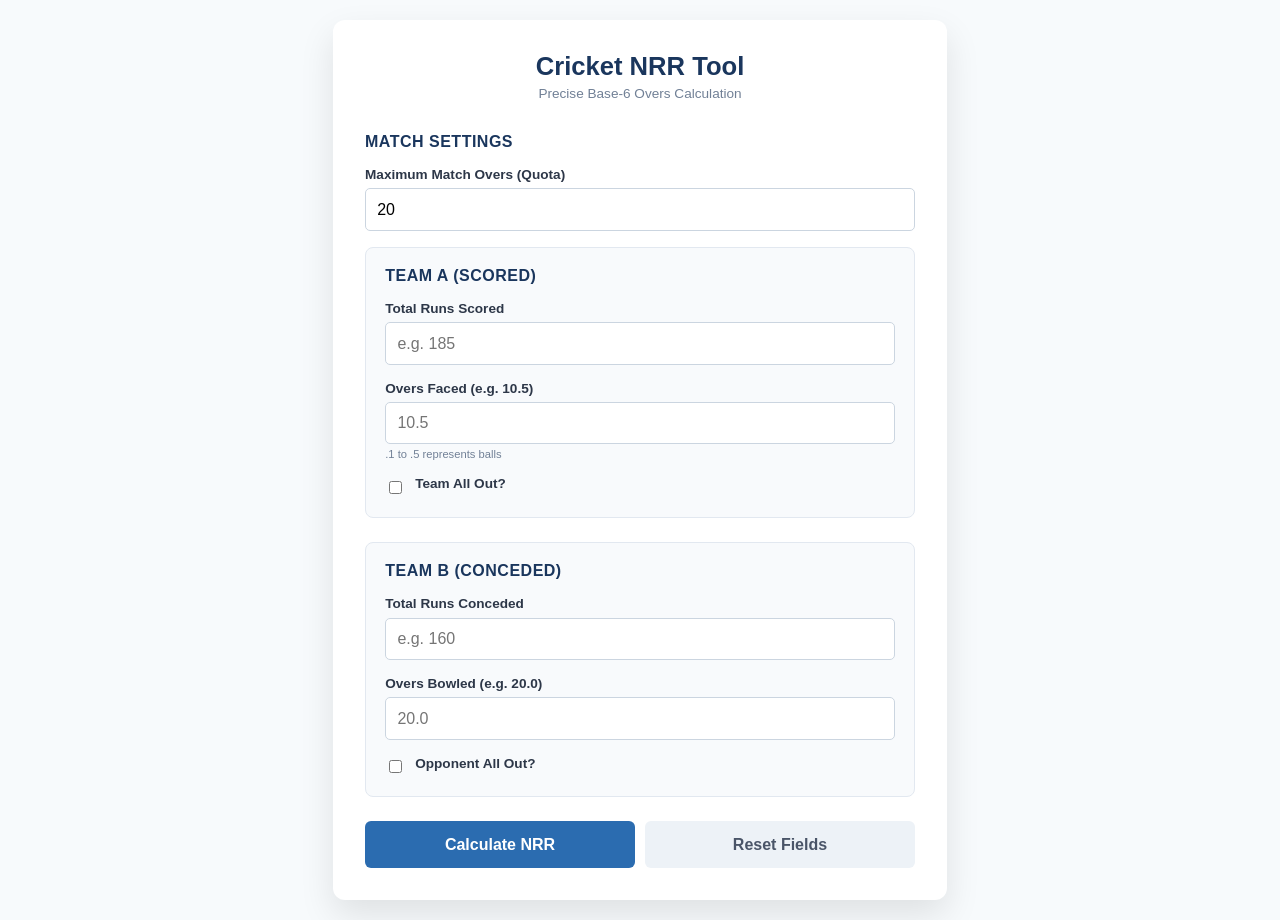
<file: index.html>
<!DOCTYPE html>
<html lang="en">
<head>
    <meta charset="UTF-8">
    <meta name="viewport" content="width=device-width, initial-scale=1.0">
    <title>Professional Cricket NRR Utility</title>
    <link rel="stylesheet" href="style.css">
</head>
<body>

    <div class="calculator-container">
        <header>
            <h1>Cricket NRR Tool</h1>
            <p>Precise Base-6 Overs Calculation</p>
        </header>

        <main id="nrr-form">
            <!-- Match Settings -->
            <section class="input-group">
                <h3>Match Settings</h3>
                <div class="field">
                    <label for="max-overs">Maximum Match Overs (Quota)</label>
                    <input type="number" id="max-overs" value="20" min="1">
                </div>
            </section>

            <div class="grid-layout">
                <!-- Batting Performance -->
                <section class="card">
                    <h3>Team A (Scored)</h3>
                    <div class="field">
                        <label>Total Runs Scored</label>
                        <input type="number" id="runs-for" placeholder="e.g. 185">
                    </div>
                    <div class="field">
                        <label>Overs Faced (e.g. 10.5)</label>
                        <input type="number" step="0.1" id="overs-faced" placeholder="10.5">
                        <small class="hint">.1 to .5 represents balls</small>
                    </div>
                    <div class="checkbox-field">
                        <input type="checkbox" id="all-out-for">
                        <label for="all-out-for">Team All Out?</label>
                    </div>
                </section>

                <!-- Bowling Performance -->
                <section class="card">
                    <h3>Team B (Conceded)</h3>
                    <div class="field">
                        <label>Total Runs Conceded</label>
                        <input type="number" id="runs-against" placeholder="e.g. 160">
                    </div>
                    <div class="field">
                        <label>Overs Bowled (e.g. 20.0)</label>
                        <input type="number" step="0.1" id="overs-bowled" placeholder="20.0">
                    </div>
                    <div class="checkbox-field">
                        <input type="checkbox" id="all-out-against">
                        <label for="all-out-against">Opponent All Out?</label>
                    </div>
                </section>
            </div>

            <div class="button-group">
                <button id="calculate-btn" class="btn-primary">Calculate NRR</button>
                <button id="reset-btn" class="btn-secondary">Reset Fields</button>
            </div>

            <!-- Result Display -->
            <div id="result-container" class="hidden">
                <span class="result-label">Net Run Rate (NRR)</span>
                <span id="nrr-value">0.000</span>
                <p id="error-msg" class="error hidden"></p>
                <p id="math-debug" class="debug-text"></p>
            </div>
        </main>
    </div>

    <script src="script.js"></script>
</body>
</html>
</file>
<file: style.css>
:root {
    --primary: #1a365d;
    --accent: #2b6cb0;
    --success: #2f855a;
    --danger: #c53030;
    --bg: #f7fafc;
    --card-bg: #ffffff;
}

body {
    font-family: 'Inter', -apple-system, sans-serif;
    background-color: var(--bg);
    color: #2d3748;
    margin: 0;
    display: flex;
    justify-content: center;
    padding: 20px;
}

.calculator-container {
    width: 100%;
    max-width: 550px;
    background: var(--card-bg);
    padding: 2rem;
    border-radius: 12px;
    box-shadow: 0 15px 35px rgba(0,0,0,0.1);
}

header { text-align: center; margin-bottom: 2rem; }
header h1 { margin: 0; color: var(--primary); font-size: 1.6rem; }
header p { margin: 5px 0 0; color: #718096; font-size: 0.85rem; }

.grid-layout { display: grid; grid-template-columns: 1fr; gap: 1.5rem; margin-bottom: 1.5rem; }
.card { background: #f8fafc; padding: 1.2rem; border-radius: 8px; border: 1px solid #e2e8f0; }
h3 { margin-top: 0; font-size: 1rem; color: var(--primary); text-transform: uppercase; letter-spacing: 0.5px; }

.field { margin-bottom: 1rem; display: flex; flex-direction: column; }
label { font-size: 0.85rem; font-weight: 600; margin-bottom: 0.4rem; }
.hint { font-size: 0.7rem; color: #718096; margin-top: 4px; }

input[type="number"] {
    padding: 0.7rem;
    border: 1px solid #cbd5e0;
    border-radius: 5px;
    font-size: 1rem;
}

.checkbox-field { display: flex; align-items: center; gap: 10px; font-size: 0.85rem; cursor: pointer; }

.button-group { display: flex; gap: 10px; }
button { flex: 1; padding: 0.9rem; border: none; border-radius: 6px; font-size: 1rem; font-weight: bold; cursor: pointer; transition: 0.2s; }

.btn-primary { background-color: var(--accent); color: white; }
.btn-primary:hover { background-color: var(--primary); }
.btn-secondary { background-color: #edf2f7; color: #4a5568; }
.btn-secondary:hover { background-color: #e2e8f0; }

#result-container { margin-top: 1.5rem; text-align: center; padding: 1.5rem; border-radius: 8px; background: #f1f5f9; }
.result-label { display: block; font-size: 0.8rem; font-weight: bold; color: #64748b; }
#nrr-value { font-size: 2.8rem; font-weight: 800; display: block; }

.positive { color: var(--success); }
.negative { color: var(--danger); }
.error { color: var(--danger); font-weight: bold; margin-top: 10px; font-size: 0.85rem; }
.debug-text { font-size: 0.75rem; color: #94a3b8; margin-top: 10px; font-style: italic; }
.hidden { display: none; }
</file>
